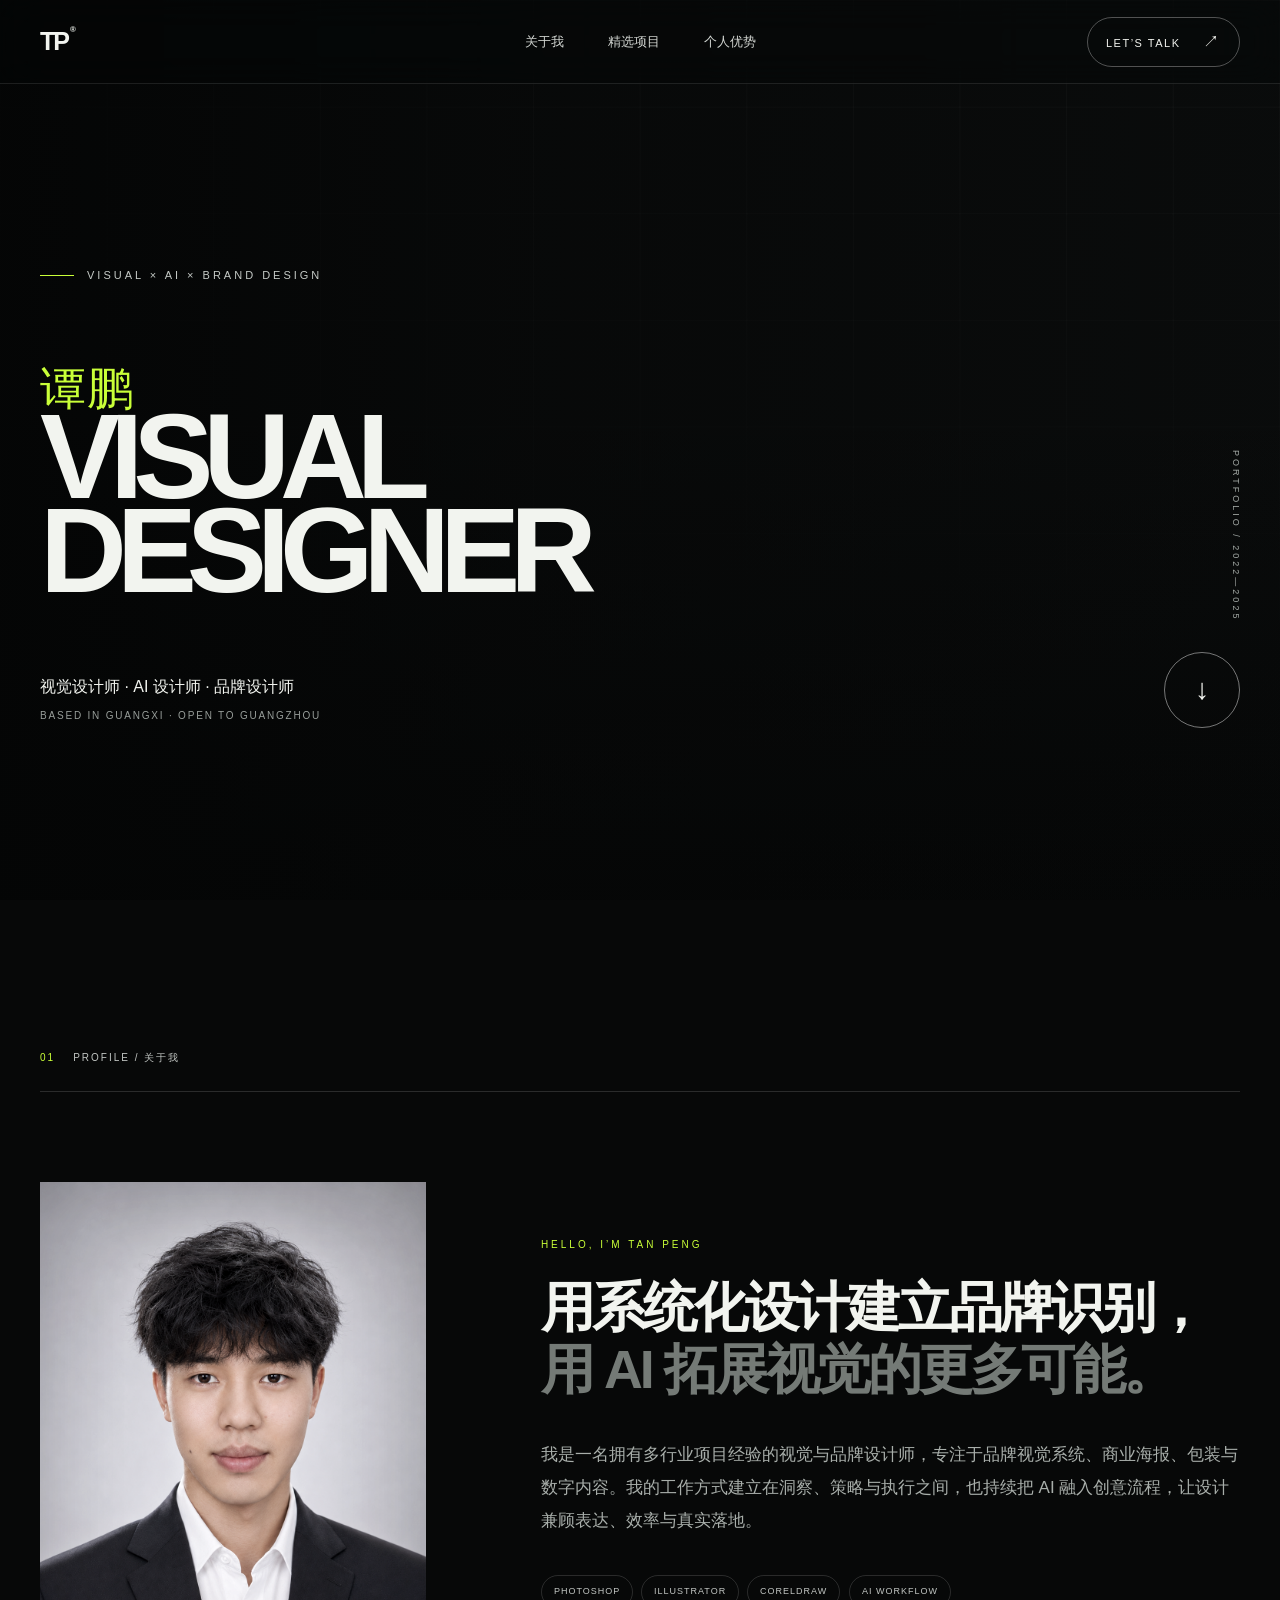
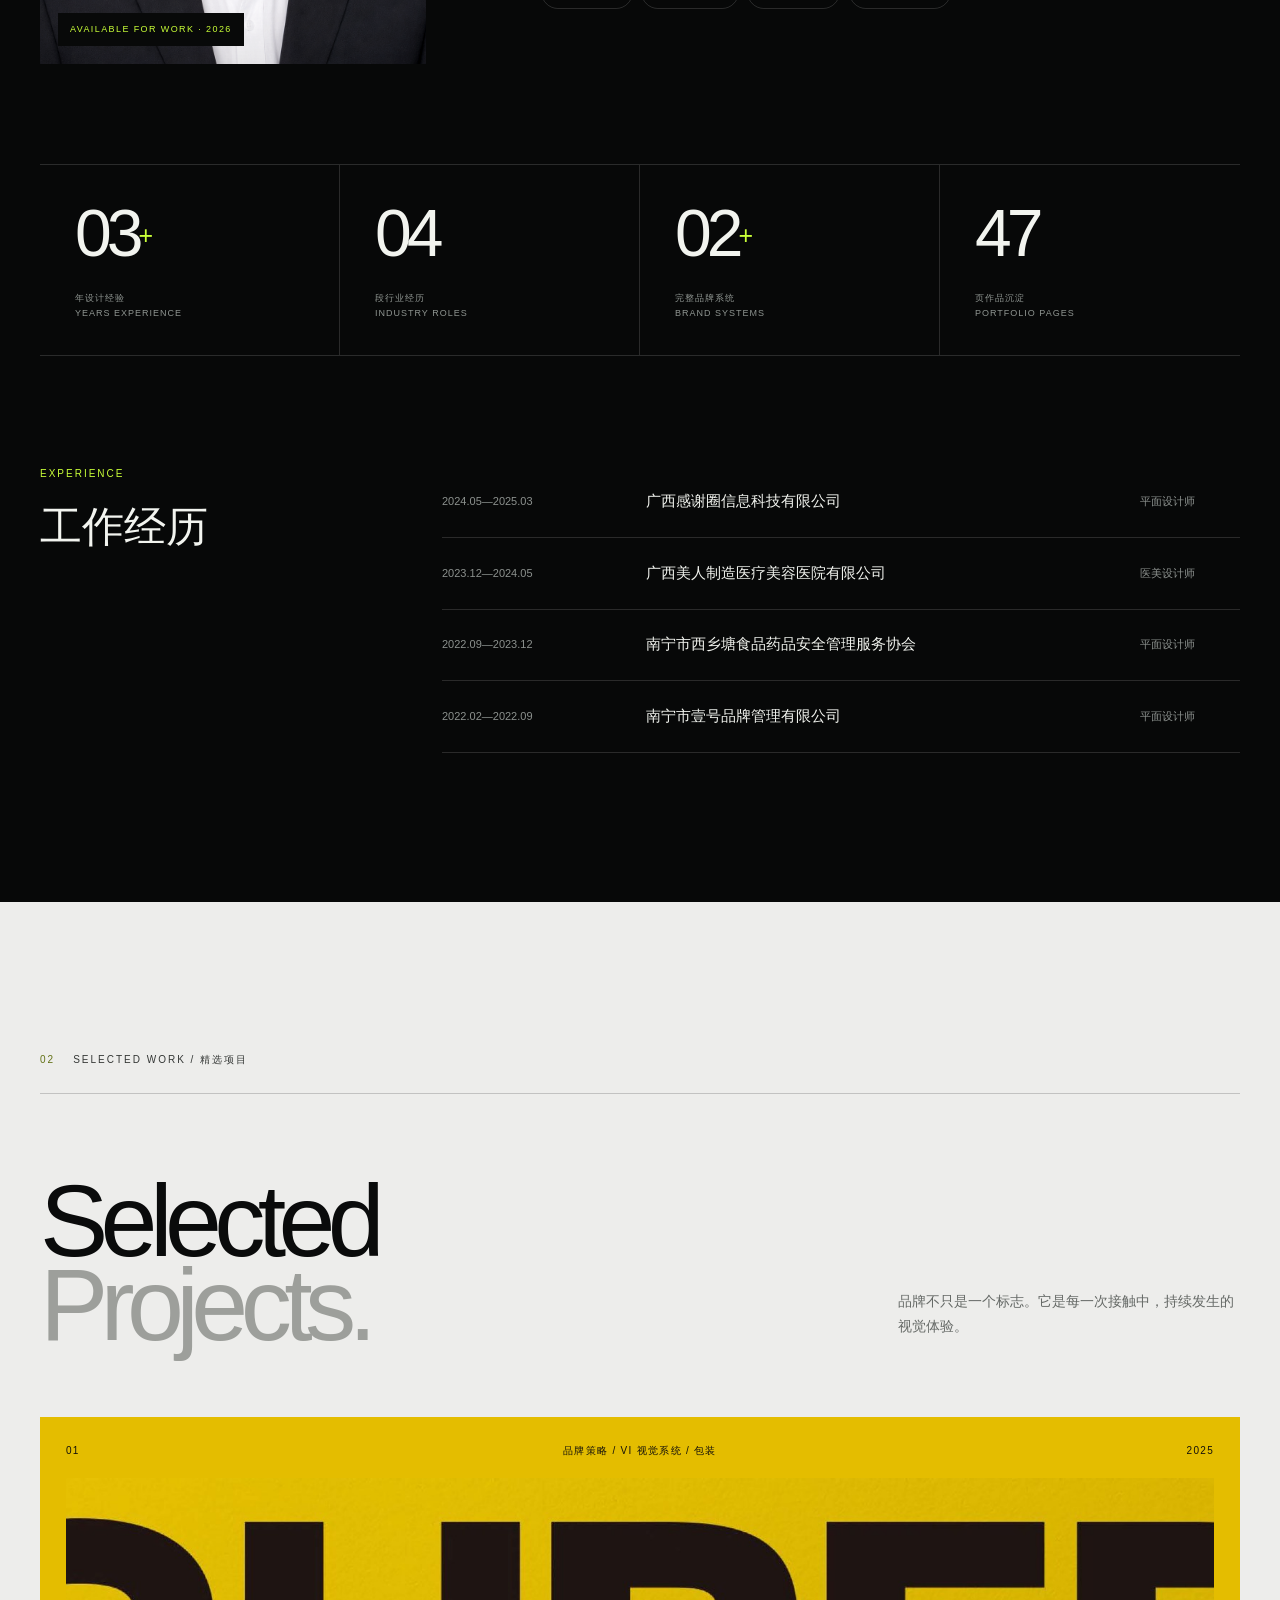
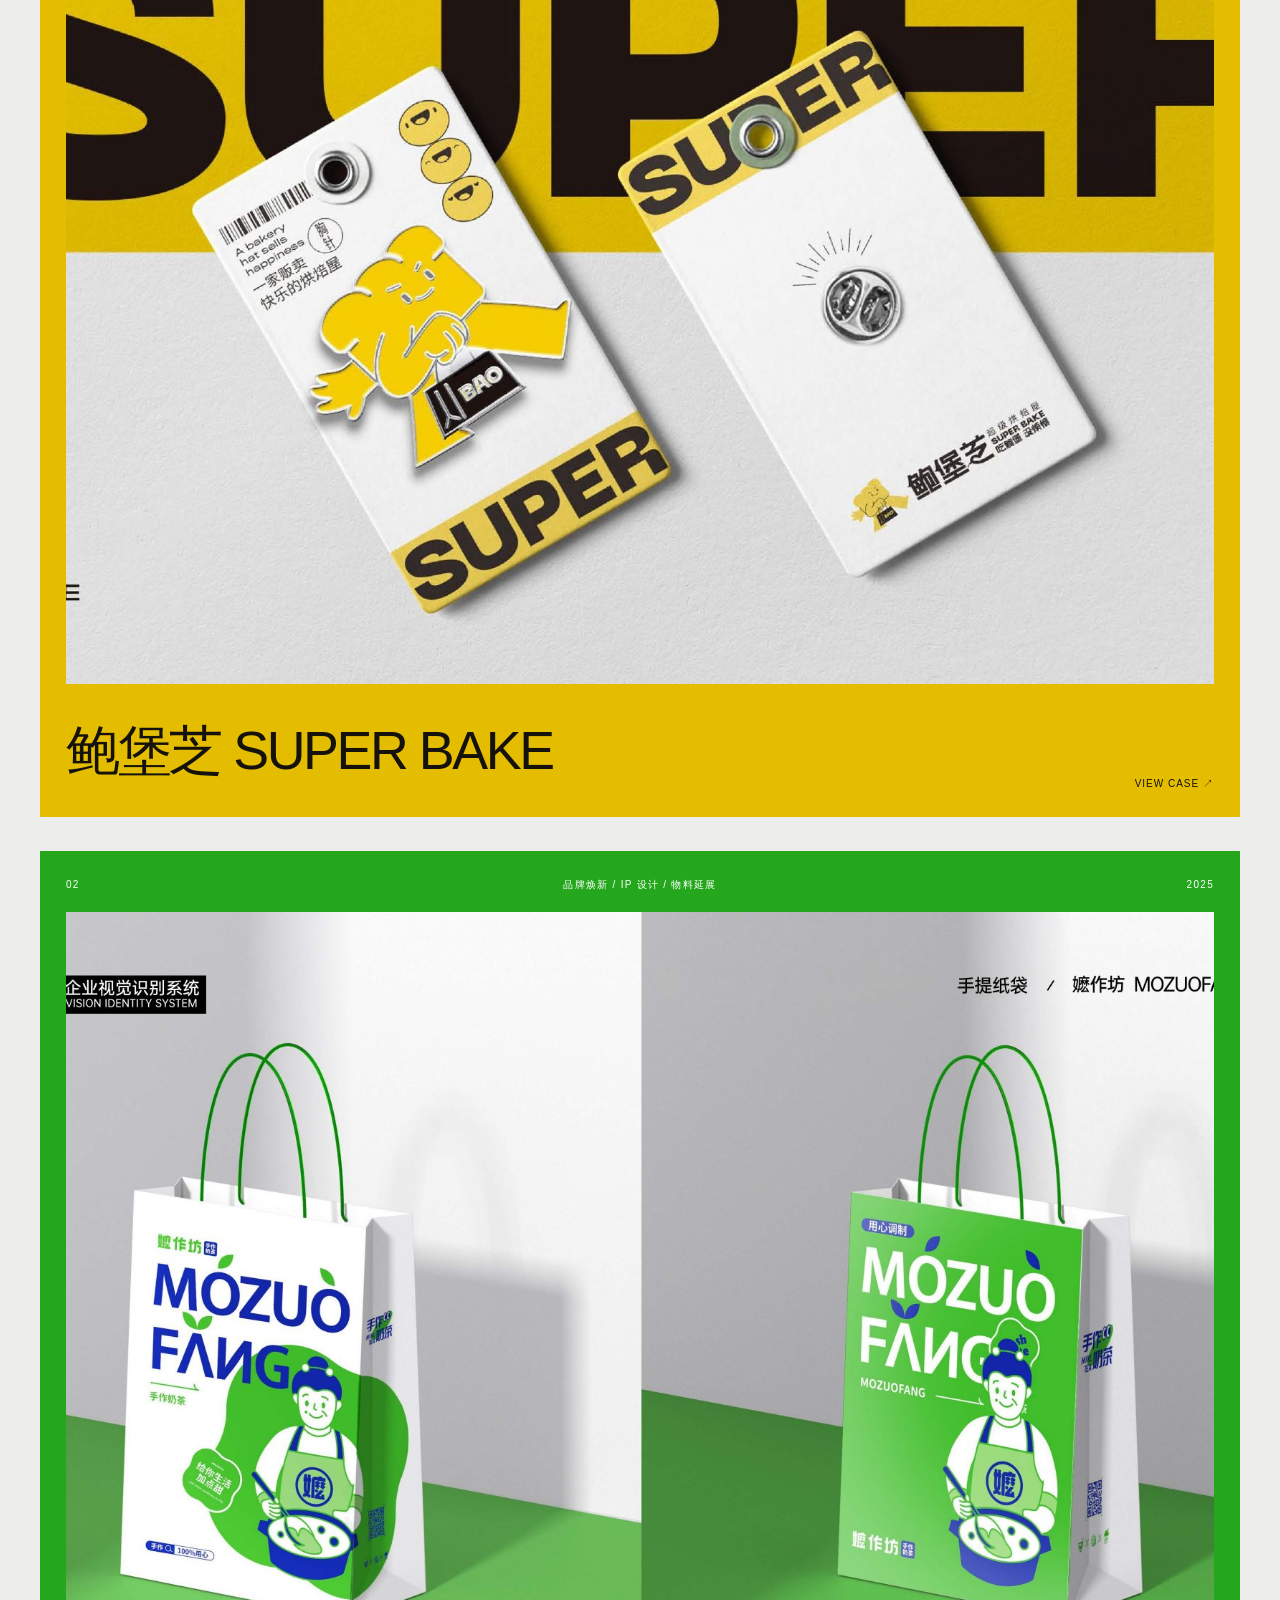
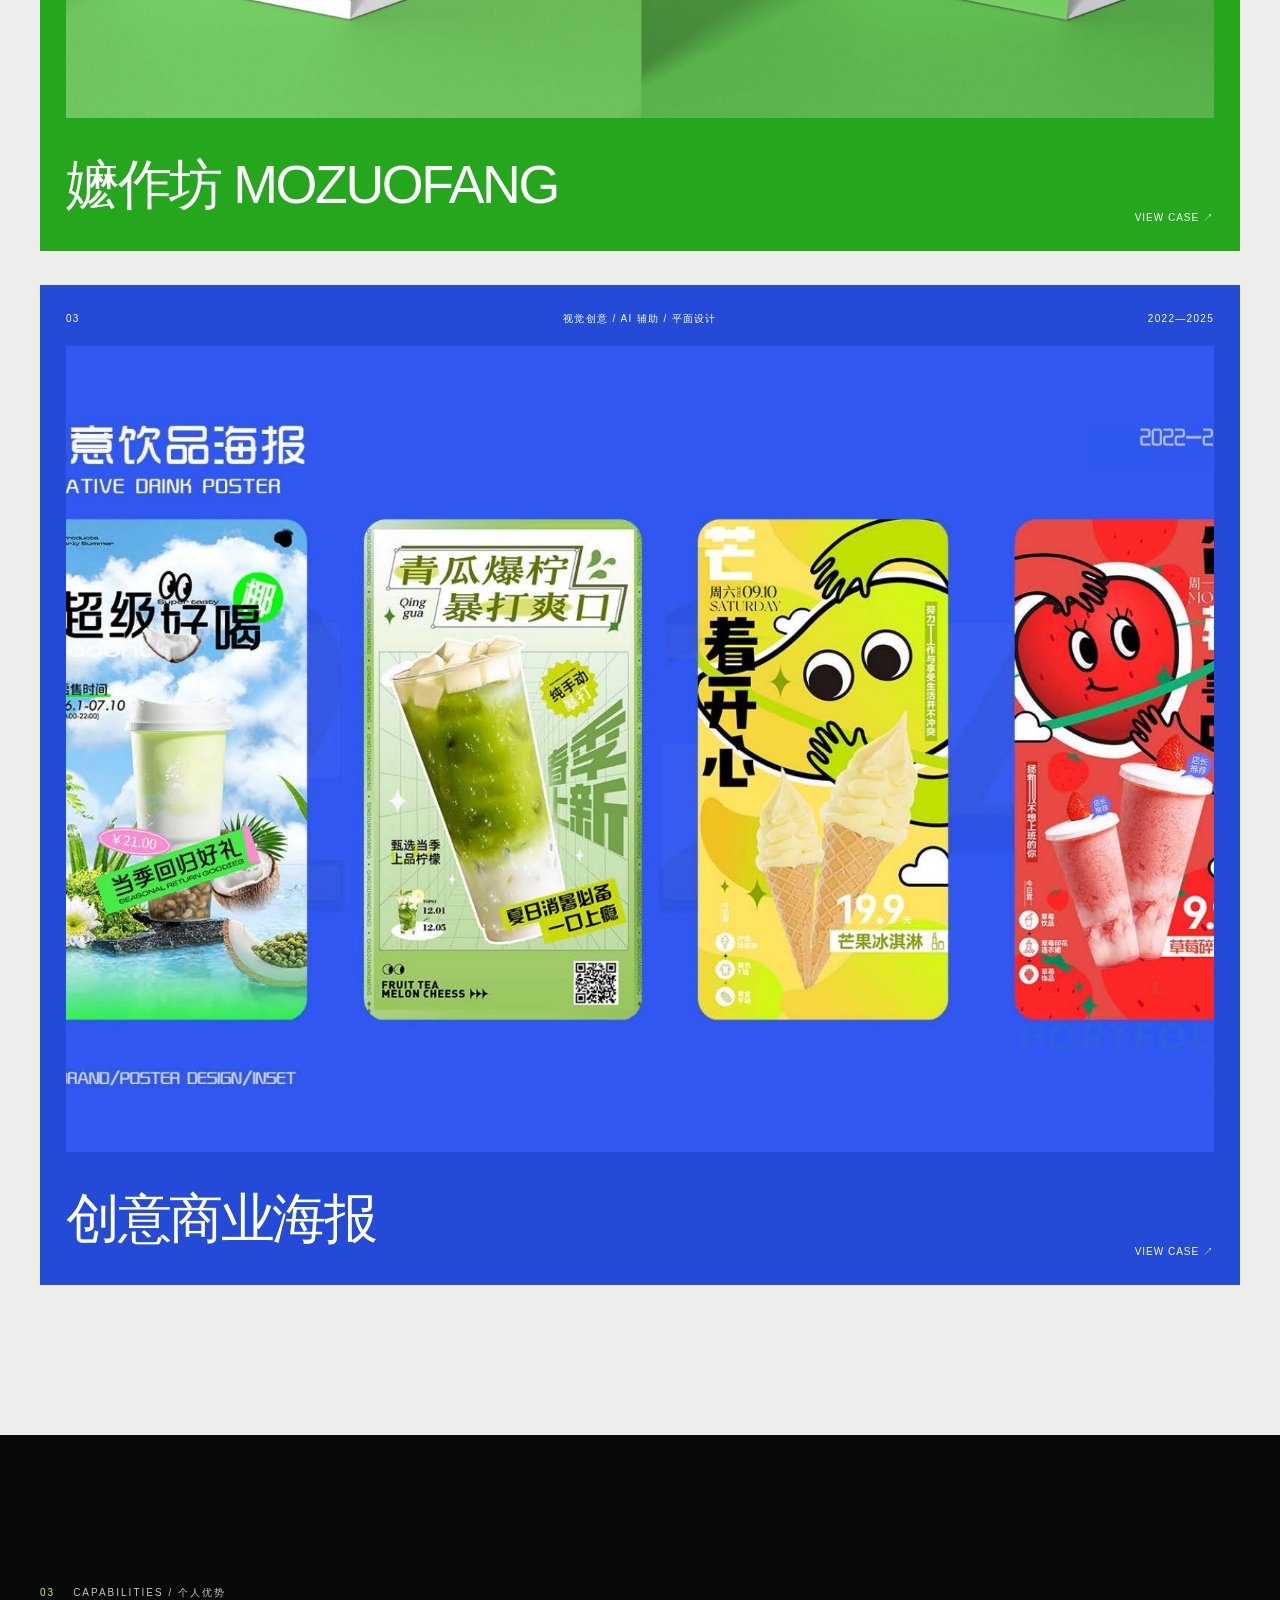
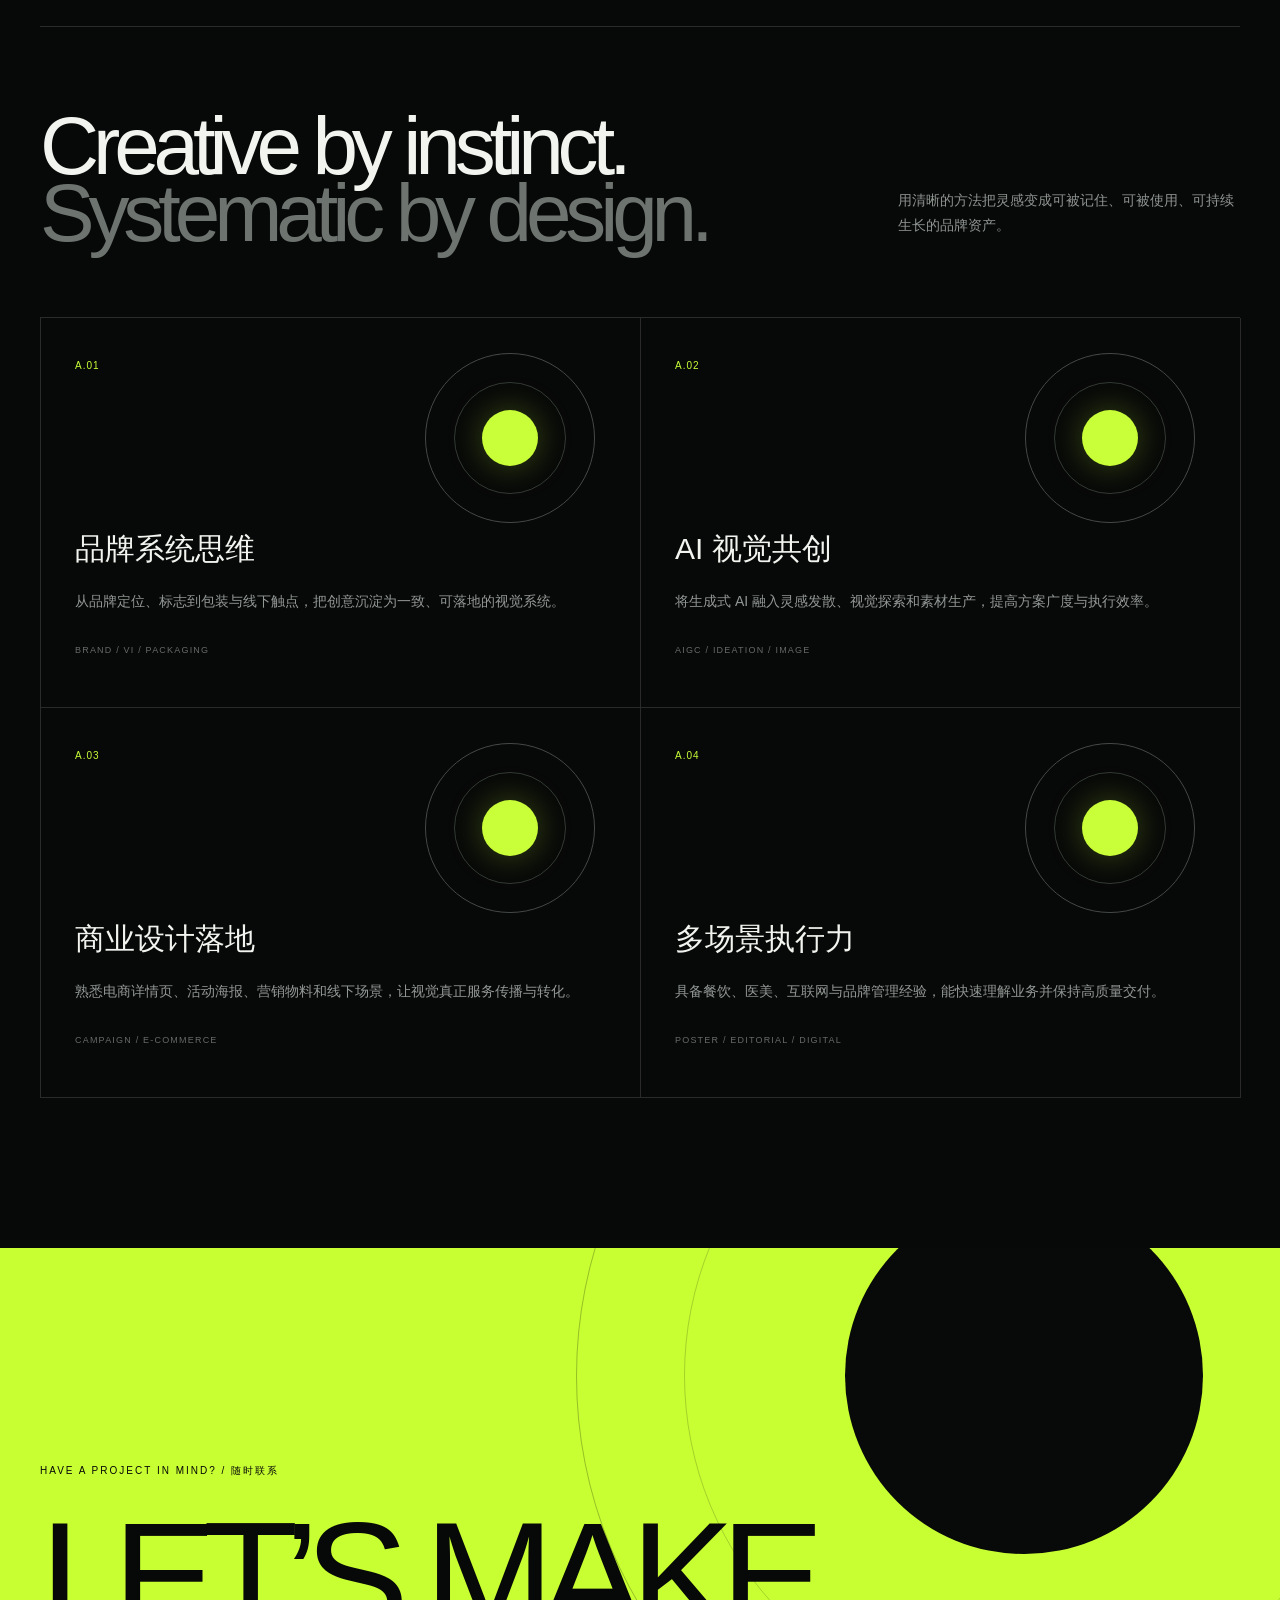
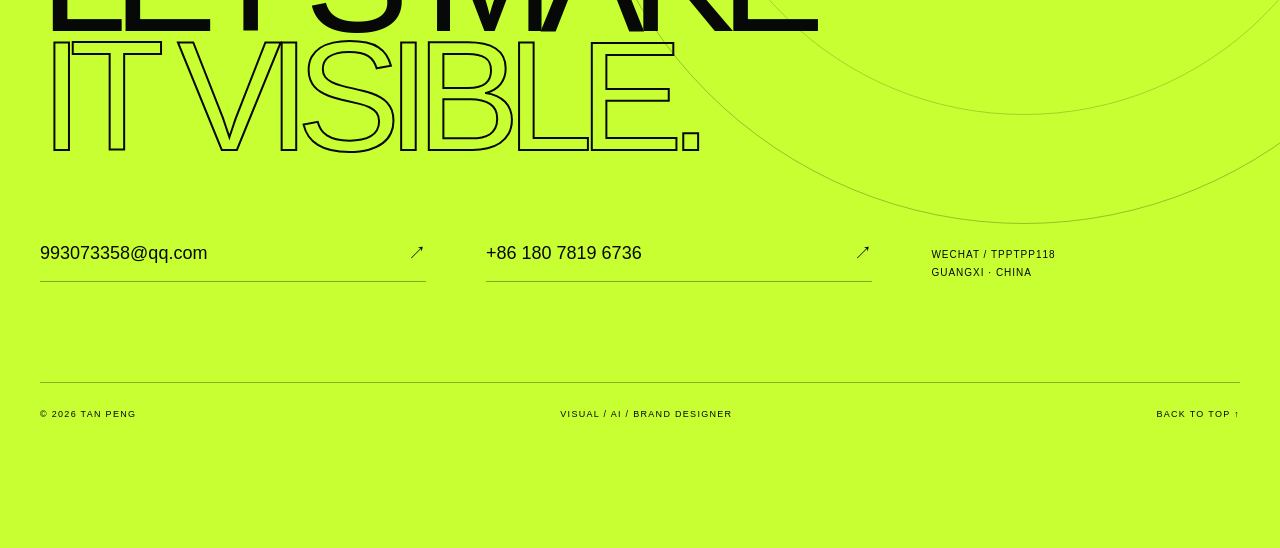
<file: index.html>
<!doctype html>
<html lang="zh-CN">
  <head>
    <meta charset="UTF-8" />
    <meta name="viewport" content="width=device-width, initial-scale=1.0" />
    <meta name="description" content="视觉设计师、AI设计师、品牌设计师谭鹏的个人作品集。" />
    <title>谭鹏 | Visual · AI · Brand Designer</title>
    <script>
      (() => {
        const fixImage = (image) => {
          const source = image.getAttribute("src");
          if (source === "/portrait.png" || (source && source.startsWith("/projects/"))) {
            image.setAttribute("src", "./" + source.slice(1));
          }
        };
        new MutationObserver((records) => {
          for (const record of records) {
            if (record.type === "attributes") fixImage(record.target);
            for (const node of record.addedNodes) {
              if (node.nodeType !== 1) continue;
              if (node.tagName === "IMG") fixImage(node);
              node.querySelectorAll?.("img").forEach(fixImage);
            }
          }
        }).observe(document.documentElement, {
          subtree: true,
          childList: true,
          attributes: true,
          attributeFilter: ["src"],
        });
      })();
    </script>
    <script type="module" crossorigin src="./assets/index-B_Tp76JS.js"></script>
    <link rel="stylesheet" crossorigin href="./assets/index-CTdsLw8N.css">
    <link rel="stylesheet" href="./motion.css">
  </head>
  <body>
    <div id="root"></div>
  </body>
</html>
</file>
<file: motion.css>
/* Interaction layer for the original and lightweight editions. */
@media (hover: hover) and (pointer: fine) {
  .wordmark,
  .contact-pill,
  .round-arrow,
  .tool-row span,
  .stats > div,
  .experience-row,
  .portrait-wrap,
  .project-card,
  .strength-card,
  .contact-info a {
    will-change: transform;
  }

  .wordmark { transition: transform .35s cubic-bezier(.2,.75,.25,1), color .3s ease; }
  .wordmark i { transition: transform .35s ease, color .3s ease; transform-origin: center; }
  .wordmark:hover { color: var(--accent); transform: translateY(-2px); }
  .wordmark:hover i { transform: rotate(45deg) scale(1.25); }

  .nav-links a { transition: color .3s ease, transform .3s ease; }
  .nav-links a:hover { color: #fff; transform: translateY(-2px); }
  .contact-pill:hover { transform: translateY(-3px); box-shadow: 0 12px 34px rgba(201,255,56,.18); }
  .contact-pill span { display: inline-block; transition: transform .3s ease; }
  .contact-pill:hover span { transform: translate(3px,-3px); }
  .round-arrow:hover { transform: translateY(-5px) rotate(-45deg) scale(1.05); box-shadow: 0 18px 45px rgba(201,255,56,.16); }

  .portrait-wrap { transition: transform .65s cubic-bezier(.2,.75,.25,1), box-shadow .65s ease; }
  .portrait-wrap img { transition: transform .9s cubic-bezier(.2,.75,.25,1), filter .6s ease; }
  .portrait-tag { transition: transform .45s ease, background .35s ease, color .35s ease; }
  .portrait-wrap:hover { transform: translateY(-9px); box-shadow: 0 35px 90px rgba(0,0,0,.34); }
  .portrait-wrap:hover img { transform: scale(1.035); filter: saturate(.82) contrast(1.08); }
  .portrait-wrap:hover .portrait-tag { transform: translate(5px,-5px); background: var(--accent); color: #080909; }

  .tool-row span { transition: transform .3s ease, border-color .3s ease, color .3s ease, background .3s ease; }
  .tool-row span:hover { transform: translateY(-4px); border-color: var(--accent); color: var(--accent); background: rgba(201,255,56,.07); }

  .stats > div { position: relative; overflow: hidden; transition: transform .42s cubic-bezier(.2,.75,.25,1), background .35s ease, box-shadow .35s ease; }
  .stats > div::after { content: ""; position: absolute; inset: auto 0 0; height: 2px; background: var(--accent); transform: scaleX(0); transform-origin: left; transition: transform .42s ease; }
  .stats strong { transition: transform .42s cubic-bezier(.2,.75,.25,1), color .3s ease; }
  .stats > div:hover { transform: translateY(-6px); background: rgba(201,255,56,.055); box-shadow: 0 20px 55px rgba(0,0,0,.18); }
  .stats > div:hover::after { transform: scaleX(1); }
  .stats > div:hover strong { transform: translateY(-5px); color: var(--accent); }

  .experience-row { position: relative; transition: padding-left .42s cubic-bezier(.2,.75,.25,1), background .35s ease, border-color .35s ease; }
  .experience-row time,
  .experience-row strong,
  .experience-row span { transition: color .3s ease, transform .35s ease; }
  .experience-row:hover { padding-left: 18px; background: linear-gradient(90deg,rgba(201,255,56,.075),transparent 70%); border-color: rgba(201,255,56,.4); }
  .experience-row:hover time { color: var(--accent); }
  .experience-row:hover strong { color: #fff; transform: translateX(4px); }

  .project-card { position: relative; transition: transform .65s cubic-bezier(.2,.75,.25,1), box-shadow .65s ease, filter .45s ease; }
  .project-card::after { content: "VIEW PROJECT  ↗"; position: absolute; z-index: 3; right: 42px; top: 52%; padding: 12px 16px; color: #0a0b0b; background: var(--accent); font-size: 9px; letter-spacing: 1.4px; opacity: 0; transform: translateY(14px); transition: opacity .35s ease, transform .45s cubic-bezier(.2,.75,.25,1); pointer-events: none; }
  .project-title h3,
  .project-title span { transition: transform .45s cubic-bezier(.2,.75,.25,1), opacity .3s ease; }
  .project-card:hover { transform: translateY(-10px); box-shadow: 0 35px 95px rgba(0,0,0,.23); filter: saturate(1.04); }
  .project-card:hover::after { opacity: 1; transform: translateY(0); }
  .project-card:hover .project-title h3 { transform: translateX(10px); }
  .project-card:hover .project-title span { transform: translate(-5px,-3px); }

  .strength-card { transition: transform .5s cubic-bezier(.2,.75,.25,1), background .4s ease, border-color .4s ease, box-shadow .45s ease; }
  .strength-card h3,
  .strength-card p,
  .strength-card small { transition: transform .45s cubic-bezier(.2,.75,.25,1), color .35s ease; }
  .strength-card:hover { transform: translateY(-7px); background: rgba(201,255,56,.045); border-color: rgba(201,255,56,.45); box-shadow: 0 28px 75px rgba(0,0,0,.2); }
  .strength-card:hover h3 { color: var(--accent); transform: translateY(-5px); }
  .strength-card:hover p,
  .strength-card:hover small { transform: translateY(-3px); }

  .contact-info a { transition: transform .35s ease, border-color .35s ease, background .35s ease, padding .35s ease; }
  .contact-info a span { transition: transform .35s ease; }
  .contact-info a:hover { transform: translateY(-5px); border-color: #070808; background: rgba(7,8,8,.07); padding-left: 10px; padding-right: 10px; }
  .contact-info a:hover span { transform: translate(4px,-4px) rotate(5deg); }
}

:where(a,button,.project-trigger):focus-visible {
  outline: 2px solid var(--accent);
  outline-offset: 5px;
}

@media (prefers-reduced-motion: reduce) {
  .wordmark,
  .wordmark i,
  .nav-links a,
  .contact-pill,
  .contact-pill span,
  .round-arrow,
  .portrait-wrap,
  .portrait-wrap img,
  .portrait-tag,
  .tool-row span,
  .stats > div,
  .stats strong,
  .experience-row,
  .experience-row *,
  .project-card,
  .project-card::after,
  .project-title h3,
  .project-title span,
  .strength-card,
  .strength-card *,
  .contact-info a,
  .contact-info a span { transition: none !important; }
}
</file>
<file: assets/index-CTdsLw8N.css>
/*! tailwindcss v4.2.1 | MIT License | https://tailwindcss.com */
@layer theme{:root,:host{--font-sans:ui-sans-serif, system-ui, sans-serif, "Apple Color Emoji", "Segoe UI Emoji", "Segoe UI Symbol", "Noto Color Emoji";--font-mono:ui-monospace, SFMono-Regular, Menlo, Monaco, Consolas, "Liberation Mono", "Courier New", monospace;--spacing:.25rem;--default-font-family:var(--font-sans);--default-mono-font-family:var(--font-mono)}}@layer base{*,:after,:before,::backdrop{box-sizing:border-box;border:0 solid;margin:0;padding:0}::file-selector-button{box-sizing:border-box;border:0 solid;margin:0;padding:0}html,:host{-webkit-text-size-adjust:100%;tab-size:4;line-height:1.5;font-family:var(--default-font-family,ui-sans-serif, system-ui, sans-serif, "Apple Color Emoji", "Segoe UI Emoji", "Segoe UI Symbol", "Noto Color Emoji");font-feature-settings:var(--default-font-feature-settings,normal);font-variation-settings:var(--default-font-variation-settings,normal);-webkit-tap-highlight-color:transparent}hr{height:0;color:inherit;border-top-width:1px}abbr:where([title]){-webkit-text-decoration:underline dotted;text-decoration:underline dotted}h1,h2,h3,h4,h5,h6{font-size:inherit;font-weight:inherit}a{color:inherit;-webkit-text-decoration:inherit;-webkit-text-decoration:inherit;-webkit-text-decoration:inherit;-webkit-text-decoration:inherit;text-decoration:inherit}b,strong{font-weight:bolder}code,kbd,samp,pre{font-family:var(--default-mono-font-family,ui-monospace, SFMono-Regular, Menlo, Monaco, Consolas, "Liberation Mono", "Courier New", monospace);font-feature-settings:var(--default-mono-font-feature-settings,normal);font-variation-settings:var(--default-mono-font-variation-settings,normal);font-size:1em}small{font-size:80%}sub,sup{vertical-align:baseline;font-size:75%;line-height:0;position:relative}sub{bottom:-.25em}sup{top:-.5em}table{text-indent:0;border-color:inherit;border-collapse:collapse}:-moz-focusring{outline:auto}progress{vertical-align:baseline}summary{display:list-item}ol,ul,menu{list-style:none}img,svg,video,canvas,audio,iframe,embed,object{vertical-align:middle;display:block}img,video{max-width:100%;height:auto}button,input,select,optgroup,textarea{font:inherit;font-feature-settings:inherit;font-variation-settings:inherit;letter-spacing:inherit;color:inherit;opacity:1;background-color:#0000;border-radius:0}::file-selector-button{font:inherit;font-feature-settings:inherit;font-variation-settings:inherit;letter-spacing:inherit;color:inherit;opacity:1;background-color:#0000;border-radius:0}:where(select:is([multiple],[size])) optgroup{font-weight:bolder}:where(select:is([multiple],[size])) optgroup option{padding-inline-start:20px}::file-selector-button{margin-inline-end:4px}::placeholder{opacity:1}@supports (not ((-webkit-appearance:-apple-pay-button))) or (contain-intrinsic-size:1px){::placeholder{color:currentColor}@supports (color:color-mix(in lab, red, red)){::placeholder{color:color-mix(in oklab, currentcolor 50%, transparent)}}}textarea{resize:vertical}::-webkit-search-decoration{-webkit-appearance:none}::-webkit-date-and-time-value{min-height:1lh;text-align:inherit}::-webkit-datetime-edit{display:inline-flex}::-webkit-datetime-edit-fields-wrapper{padding:0}::-webkit-datetime-edit{padding-block:0}::-webkit-datetime-edit-year-field{padding-block:0}::-webkit-datetime-edit-month-field{padding-block:0}::-webkit-datetime-edit-day-field{padding-block:0}::-webkit-datetime-edit-hour-field{padding-block:0}::-webkit-datetime-edit-minute-field{padding-block:0}::-webkit-datetime-edit-second-field{padding-block:0}::-webkit-datetime-edit-millisecond-field{padding-block:0}::-webkit-datetime-edit-meridiem-field{padding-block:0}::-webkit-calendar-picker-indicator{line-height:1}:-moz-ui-invalid{box-shadow:none}button,input:where([type=button],[type=reset],[type=submit]){appearance:button}::file-selector-button{appearance:button}::-webkit-inner-spin-button{height:auto}::-webkit-outer-spin-button{height:auto}[hidden]:where(:not([hidden=until-found])){display:none!important}}@layer components;@layer utilities{.relative{position:relative}.start{inset-inline-start:var(--spacing)}.contents{display:contents}.hidden{display:none}.table{display:table}}:root{--bg:#070808;--panel:#0d0f0f;--line:#ffffff24;--muted:#969c99;--accent:#c9ff38;--max:1700px}*{box-sizing:border-box}html{scroll-behavior:smooth;background:var(--bg)}body{background:var(--bg);color:#f2f4ef;margin:0;font-family:Arial,PingFang SC,Microsoft YaHei,sans-serif;overflow-x:hidden}a{color:inherit;text-decoration:none}button{font:inherit}.max-width{width:min(calc(100% - 80px),var(--max));margin-inline:auto}.section{padding:150px 0}.reveal{opacity:0;transition:opacity .8s,transform .8s cubic-bezier(.2,.75,.25,1);transform:translateY(34px)}.reveal.is-visible{opacity:1;transform:none}.nav-shell{z-index:50;height:84px;padding:0 max(40px,calc((100vw - var(--max))/2));-webkit-backdrop-filter:blur(18px);backdrop-filter:blur(18px);background:#05060659;border-bottom:1px solid #ffffff1a;grid-template-columns:1fr auto 1fr;align-items:center;display:grid;position:fixed;inset:0 0 auto}.wordmark{letter-spacing:-2px;align-items:flex-start;width:max-content;font-size:25px;font-weight:900;display:flex}.wordmark i{margin:1px 0 0 2px;font-size:8px;font-style:normal}.nav-links{color:#d4d7d3;gap:44px;font-size:13px;display:flex}.nav-links a{position:relative}.nav-links a:after{content:"";background:var(--accent);width:0;height:1px;transition:all .3s;position:absolute;bottom:-8px;left:0}.nav-links a:hover:after{width:100%}.contact-pill{letter-spacing:1.5px;border:1px solid #ffffff4d;border-radius:50px;justify-self:end;padding:12px 18px;font-size:11px;transition:all .3s}.contact-pill:hover{background:var(--accent);color:#080909;border-color:var(--accent)}.contact-pill span{margin-left:18px;font-size:16px}.menu-button{color:#fff;background:0 0;border:0;font-size:22px;display:none}.hero{background:#0b0d0d;min-height:100vh;position:relative;overflow:hidden}.hero-showreel{position:absolute;inset:0}.hero-showreel img{object-fit:cover;filter:grayscale()contrast(1.2)brightness(.35);opacity:0;width:110%;height:110%;animation:18s infinite showreel;position:absolute;inset:-5%}@keyframes showreel{0%,2%{opacity:0;transform:scale(1.06)}8%,31%{opacity:.75}38%,to{opacity:0;transform:scale(1)}}.hero-grid{background-image:linear-gradient(#ffffff0b 1px,#0000 1px),linear-gradient(90deg,#ffffff0b 1px,#0000 1px);background-size:8.33vw 8.33vw;position:absolute;inset:0;-webkit-mask-image:linear-gradient(#000,#0000 85%);mask-image:linear-gradient(#000,#0000 85%)}.hero-shade{background:linear-gradient(90deg,#040505f0 0%,#05060694 43%,#05060638),linear-gradient(#0000 45%,#040505b8);position:absolute;inset:0}.hero-content{z-index:2;flex-direction:column;justify-content:center;min-height:100vh;padding-top:150px;padding-bottom:55px;display:flex;position:relative}.hero-kicker{letter-spacing:3px;color:#c6cbc7;align-items:center;gap:13px;margin-bottom:32px;font-size:11px;display:flex}.hero-kicker span{background:var(--accent);width:34px;height:1px}.hero h1{letter-spacing:-.085em;margin:0;font-size:clamp(88px,9.4vw,180px);font-weight:800;line-height:.78}.hero h1 span{letter-spacing:.02em;color:var(--accent);font-size:.38em;font-weight:500}.hero-bottom{justify-content:space-between;align-items:flex-end;margin-top:54px;display:flex}.hero-bottom p{margin:0;font-size:16px;line-height:1.7}.hero-bottom small{color:#989e9a;letter-spacing:1.8px;font-size:10px}.round-arrow{border:1px solid #ffffff73;border-radius:50%;place-items:center;width:76px;height:76px;font-size:29px;transition:all .35s;display:grid}.round-arrow:hover{background:var(--accent);color:#080909;border-color:var(--accent);transform:rotate(-45deg)}.hero-index{z-index:3;writing-mode:vertical-rl;letter-spacing:3px;color:#a4aaa6;font-size:9px;position:absolute;top:50%;right:38px}.section-label{border-bottom:1px solid var(--line);color:#c2c6c3;letter-spacing:2px;gap:18px;padding-bottom:26px;font-size:10px;display:flex}.section-label span{color:var(--accent)}.about-grid{grid-template-columns:minmax(330px,.8fr) 1.45fr;gap:9vw;padding:90px 0 100px;display:grid}.portrait-wrap{aspect-ratio:4/5;background:#c5c7ca;max-width:520px;position:relative;overflow:hidden}.portrait-wrap:after{content:"";position:absolute;inset:0;box-shadow:inset 0 0 90px #00000029}.portrait-wrap img{object-fit:cover;object-position:center 18%;filter:saturate(.62)contrast(1.07);width:100%;height:100%}.portrait-tag{z-index:2;color:var(--accent);letter-spacing:1.4px;background:#080909;padding:10px 12px;font-size:9px;position:absolute;bottom:18px;left:18px}.about-copy{align-self:center}.eyebrow{color:var(--accent);letter-spacing:3px;font-size:10px}.about-copy h2{letter-spacing:-.055em;margin:25px 0 38px;font-size:clamp(38px,4.2vw,72px);font-weight:600;line-height:1.14}.about-copy h2 em,.work-heading h2 em,.strength-heading h2 em,.contact h2 em{color:#747a76;font-style:normal}.intro{color:#a8aeaa;max-width:790px;margin:0;font-size:17px;line-height:1.95}.tool-row{flex-wrap:wrap;gap:8px;margin-top:38px;display:flex}.tool-row span{border:1px solid var(--line);color:#c2c6c3;letter-spacing:1px;border-radius:30px;padding:9px 12px;font-size:9px}.stats{border-top:1px solid var(--line);border-bottom:1px solid var(--line);grid-template-columns:repeat(4,1fr);display:grid}.stats div{border-right:1px solid var(--line);flex-direction:column;justify-content:space-between;min-height:190px;padding:35px;display:flex}.stats div:last-child{border:0}.stats strong{letter-spacing:-5px;font-size:66px;font-weight:500;line-height:1}.stats sup{color:var(--accent);font-size:25px}.stats span{color:#8f9591;letter-spacing:1px;font-size:9px;line-height:1.6}.experience{grid-template-columns:.6fr 1.4fr;gap:60px;padding-top:110px;display:grid}.experience-heading p{color:var(--accent);letter-spacing:2px;margin:0;font-size:10px}.experience-heading h3{margin:14px 0;font-size:42px;font-weight:500}.experience-row{border-bottom:1px solid var(--line);grid-template-columns:180px 1fr 100px;align-items:center;gap:24px;padding:24px 0;display:grid}.experience-row time,.experience-row span{color:#8c918e;font-size:11px}.experience-row strong{font-size:15px;font-weight:500}.work{color:#0a0b0b;background:#ededeb}.work .section-label{color:#343735;border-color:#0000002e}.work .section-label span{color:#637216}.work-heading,.strength-heading{grid-template-columns:1.4fr .6fr;align-items:end;gap:60px;padding:85px 0 70px;display:grid}.work-heading h2,.strength-heading h2{letter-spacing:-.075em;margin:0;font-size:clamp(66px,8vw,140px);line-height:.82}.work-heading h2 em{color:#9d9f9b}.work-heading p,.strength-heading p{color:#666a67;max-width:480px;margin:0 0 8px;font-size:14px;line-height:1.8}.project-list{flex-direction:column;gap:34px;display:flex}.project-card{color:#fff;padding:26px;overflow:hidden}.project-trigger{width:100%;color:inherit;text-align:left;cursor:pointer;background:0 0;border:0;padding:0;display:block}.project-trigger:focus-visible{outline-offset:6px;outline:3px solid #080909}.project-card.yellow{color:#15120b;background:#e4bd00}.project-card.green{background:#24a71d}.project-card.blue{background:#234bd8}.project-meta{letter-spacing:1.3px;grid-template-columns:1fr auto 1fr;align-items:center;padding-bottom:20px;font-size:10px;display:grid}.project-meta p{margin:0}.project-meta time{justify-self:end}.project-visual{background:#111;height:min(63vw,810px);position:relative;overflow:hidden}.project-cover{object-fit:cover;width:100%;height:100%;transition:transform 1s cubic-bezier(.2,.7,.2,1),filter .5s}.project-detail{opacity:0;width:33%;transition:all .6s;position:absolute;bottom:5%;right:5%;transform:rotate(2deg)translateY(30px);box-shadow:0 24px 80px #00000059}.project-card:hover .project-cover{filter:saturate(1.12);transform:scale(1.025)}.project-card:hover .project-detail{opacity:1;transform:rotate(0)translateY(0)}.project-title{justify-content:space-between;align-items:end;padding-top:26px;display:flex}.project-title h3{letter-spacing:-.045em;margin:0;font-size:clamp(28px,4.2vw,72px)}.project-title span{letter-spacing:1px;font-size:10px}.project-title span:before{content:"OPEN PROJECT";display:none}.case-overlay{z-index:100;color:#eef0ed;overscroll-behavior:contain;background:#0b0c0c;animation:.45s cubic-bezier(.2,.75,.25,1) caseIn;position:fixed;inset:0;overflow-y:auto}@keyframes caseIn{0%{opacity:0;transform:translateY(22px)}to{opacity:1;transform:none}}.case-overlay.yellow{--case-accent:#f5ce00}.case-overlay.green{--case-accent:#43ca35}.case-overlay.blue{--case-accent:#5476ff}.case-topbar{z-index:4;height:76px;padding:0 max(40px,calc((100vw - var(--max))/2));border-bottom:1px solid var(--line);-webkit-backdrop-filter:blur(18px);backdrop-filter:blur(18px);letter-spacing:1.8px;background:#080909d1;justify-content:space-between;align-items:center;font-size:9px;display:flex;position:sticky;top:0}.case-topbar button{color:#fff;letter-spacing:1.8px;cursor:pointer;background:0 0;border:0;align-items:center;gap:20px;padding:8px 0 8px 18px;font-size:9px;display:flex}.case-topbar b{border:1px solid #ffffff59;border-radius:50%;place-items:center;width:35px;height:35px;font-size:18px;font-weight:400;transition:all .25s;display:grid}.case-topbar button:hover b{background:var(--case-accent);color:#070808;border-color:var(--case-accent);transform:rotate(90deg)}.case-shell{width:min(calc(100% - 80px),var(--max));margin:auto;padding:90px 0 50px}.case-header{grid-template-columns:.25fr 1.75fr;align-items:end;padding-bottom:70px;display:grid}.case-number{border:1px solid var(--case-accent);width:62px;height:62px;color:var(--case-accent);border-radius:50%;align-self:start;place-items:center;font-size:12px;display:grid}.case-header p{color:var(--case-accent);letter-spacing:2px;margin:0 0 22px;font-size:10px}.case-header h2{letter-spacing:-.075em;max-width:1300px;margin:0;font-size:clamp(64px,8vw,144px);line-height:.88}.case-hero{margin:0}.case-hero img{object-fit:cover;width:100%;max-height:900px;display:block}.case-hero figcaption,.case-gallery figcaption{color:#737975;letter-spacing:1.5px;padding-top:12px;font-size:8px}.case-intro{border-bottom:1px solid var(--line);grid-template-columns:1.35fr .65fr;gap:10vw;padding:110px 8vw;display:grid}.case-lead{letter-spacing:-.04em;margin:0;font-size:clamp(28px,3.2vw,54px);line-height:1.3}.case-role{align-self:end}.case-role span,.case-thinking article>span{color:var(--case-accent);letter-spacing:1.5px;font-size:9px}.case-role p{color:#a4aaa6;margin:20px 0 0;font-size:13px;line-height:1.8}.case-thinking{background:var(--line);border-bottom:1px solid var(--line);grid-template-columns:1fr 1fr;gap:1px;display:grid}.case-thinking article{background:#0b0c0c;padding:80px 7vw}.case-thinking h3{margin:55px 0 18px;font-size:34px;font-weight:500}.case-thinking p{color:#969c98;max-width:580px;margin:0;font-size:14px;line-height:1.9}.case-gallery{grid-template-columns:1fr 1fr;gap:34px;padding:100px 0;display:grid}.case-gallery figure{margin:0}.case-gallery figure.wide{grid-column:1/-1}.case-gallery img{object-fit:cover;background:#171919;width:100%;height:100%;max-height:800px;display:block}.next-case{border:0;border-top:1px solid var(--line);border-bottom:1px solid var(--line);color:#fff;text-align:left;cursor:pointer;background:0 0;grid-template-columns:1fr 2fr auto;align-items:center;gap:40px;width:100%;padding:55px 0;display:grid;position:relative}.next-case span{color:var(--case-accent);letter-spacing:1.5px;font-size:9px}.next-case strong{letter-spacing:-.045em;font-size:clamp(32px,4vw,70px);transition:all .3s}.next-case b{font-size:42px;font-weight:400;transition:all .3s}.next-case:hover strong{color:var(--case-accent);transform:translate(12px)}.next-case:hover b{color:var(--case-accent);transform:rotate(45deg)}.strength-heading h2{font-size:clamp(54px,6.4vw,112px)}.strength-heading h2 em{color:#6d736f}.strength-heading p{color:#8e9490}.strength-grid{border-top:1px solid var(--line);border-left:1px solid var(--line);grid-template-columns:repeat(2,1fr);display:grid}.strength-card{border-right:1px solid var(--line);border-bottom:1px solid var(--line);min-height:390px;padding:34px;position:relative;overflow:hidden}.strength-card>span{color:var(--accent);letter-spacing:1px;font-size:10px}.strength-card h3{margin:150px 0 18px;font-size:30px;font-weight:500}.strength-card p{color:#929894;max-width:510px;margin:0;font-size:14px;line-height:1.8}.strength-card small{color:#666b68;letter-spacing:1.2px;margin-top:30px;font-size:9px;display:block}.capability-orb{border:1px solid #454a47;border-radius:50%;width:170px;height:170px;transition:all .5s;position:absolute;top:35px;right:45px}.capability-orb:before,.capability-orb:after{content:"";border:1px solid #343936;border-radius:50%;position:absolute;inset:28px}.capability-orb:after{background:var(--accent);border:0;inset:56px;box-shadow:0 0 35px #c9ff3847}.strength-card:hover .capability-orb{border-color:var(--accent);transform:scale(1.1)rotate(45deg)}.contact{color:#070808;background:#c8ff32;align-items:center;min-height:100vh;display:flex;position:relative;overflow:hidden}.contact-orb{border:1px solid #00000040;border-radius:50%;width:70vw;height:70vw;position:absolute;top:-25vw;right:-15vw}.contact-orb:before,.contact-orb:after{content:"";border:1px solid #0000002e;border-radius:50%;position:absolute;inset:12%}.contact-orb:after{background:#080909;border:0;inset:30%}.contact-inner{z-index:2;padding:120px 0 30px;position:relative}.contact-kicker{letter-spacing:2px;margin:0 0 40px;font-size:10px}.contact h2{letter-spacing:-.09em;margin:0;font-size:clamp(90px,12.2vw,220px);line-height:.76}.contact h2 em{color:#070808;-webkit-text-stroke:2px #070808;-webkit-text-fill-color:transparent}.contact-info{grid-template-columns:1fr 1fr .8fr;align-items:end;gap:60px;margin:85px 0 100px;display:grid}.contact-info a{border-bottom:1px solid #00000059;justify-content:space-between;padding-bottom:14px;font-size:18px;display:flex}.contact-info p{letter-spacing:1px;margin:0;font-size:10px;line-height:1.8}.contact-bottom{letter-spacing:1.3px;border-top:1px solid #0000004d;justify-content:space-between;padding-top:25px;font-size:9px;display:flex}@media (width<=900px){.max-width{width:min(calc(100% - 38px),var(--max))}.section{padding:95px 0}.nav-shell{grid-template-columns:1fr auto auto;gap:14px;height:70px;padding:0 19px}.nav-links{background:#080909;flex-direction:column;padding:30px;display:none;position:absolute;top:70px;left:0;right:0}.nav-links.open{display:flex}.contact-pill{padding:9px 12px}.contact-pill span{margin-left:7px}.menu-button{display:block}.hero-content{padding-top:120px}.hero h1{font-size:17vw}.about-grid,.work-heading,.strength-heading,.experience{grid-template-columns:1fr;gap:45px}.portrait-wrap{max-width:100%}.stats{grid-template-columns:repeat(2,1fr)}.stats div:nth-child(2){border-right:0}.stats div{border-bottom:1px solid var(--line);min-height:150px;padding:25px}.stats strong{font-size:50px}.experience-row{grid-template-columns:1fr;gap:8px}.strength-grid{grid-template-columns:1fr}.project-card{padding:14px}.project-meta{grid-template-columns:1fr 1fr}.project-meta p{display:none}.project-visual{height:64vw}.project-detail{display:none}.project-title{align-items:start}.case-topbar{height:66px;padding:0 19px}.case-shell{width:calc(100% - 38px);padding-top:55px}.case-header{grid-template-columns:1fr;gap:40px;padding-bottom:50px}.case-header h2{font-size:15vw}.case-intro{grid-template-columns:1fr;gap:50px;padding:70px 0}.case-thinking{grid-template-columns:1fr}.case-thinking article{padding:55px 0}.case-gallery{grid-template-columns:1fr;gap:28px;padding:70px 0}.case-gallery figure.wide{grid-column:auto}.next-case{grid-template-columns:1fr auto;gap:20px}.next-case span{grid-column:1/-1}.contact-info{grid-template-columns:1fr;gap:30px;margin:60px 0}.contact-bottom{flex-wrap:wrap;gap:20px}}@media (prefers-reduced-motion:reduce){html{scroll-behavior:auto}.reveal{opacity:1;transform:none}.hero-showreel img{animation:none}.hero-showreel img:first-child{opacity:.65}}
</file>
